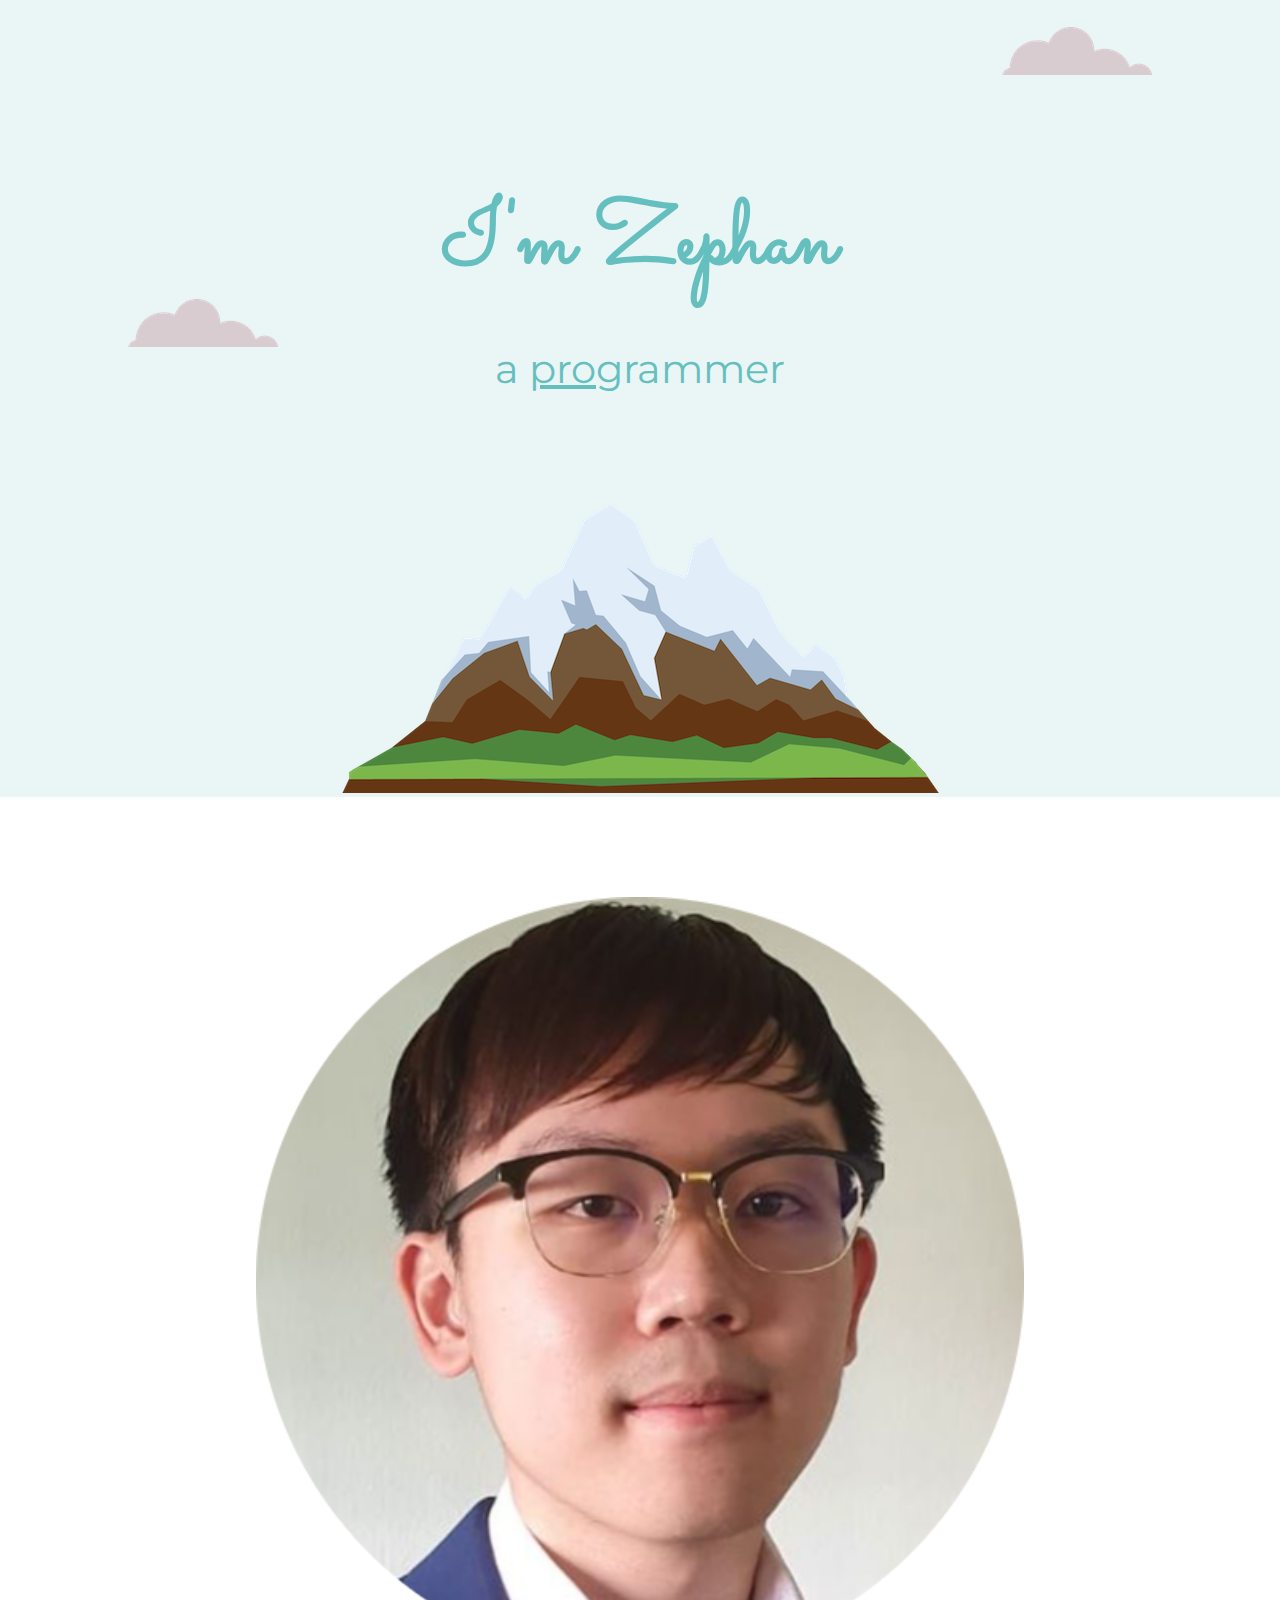
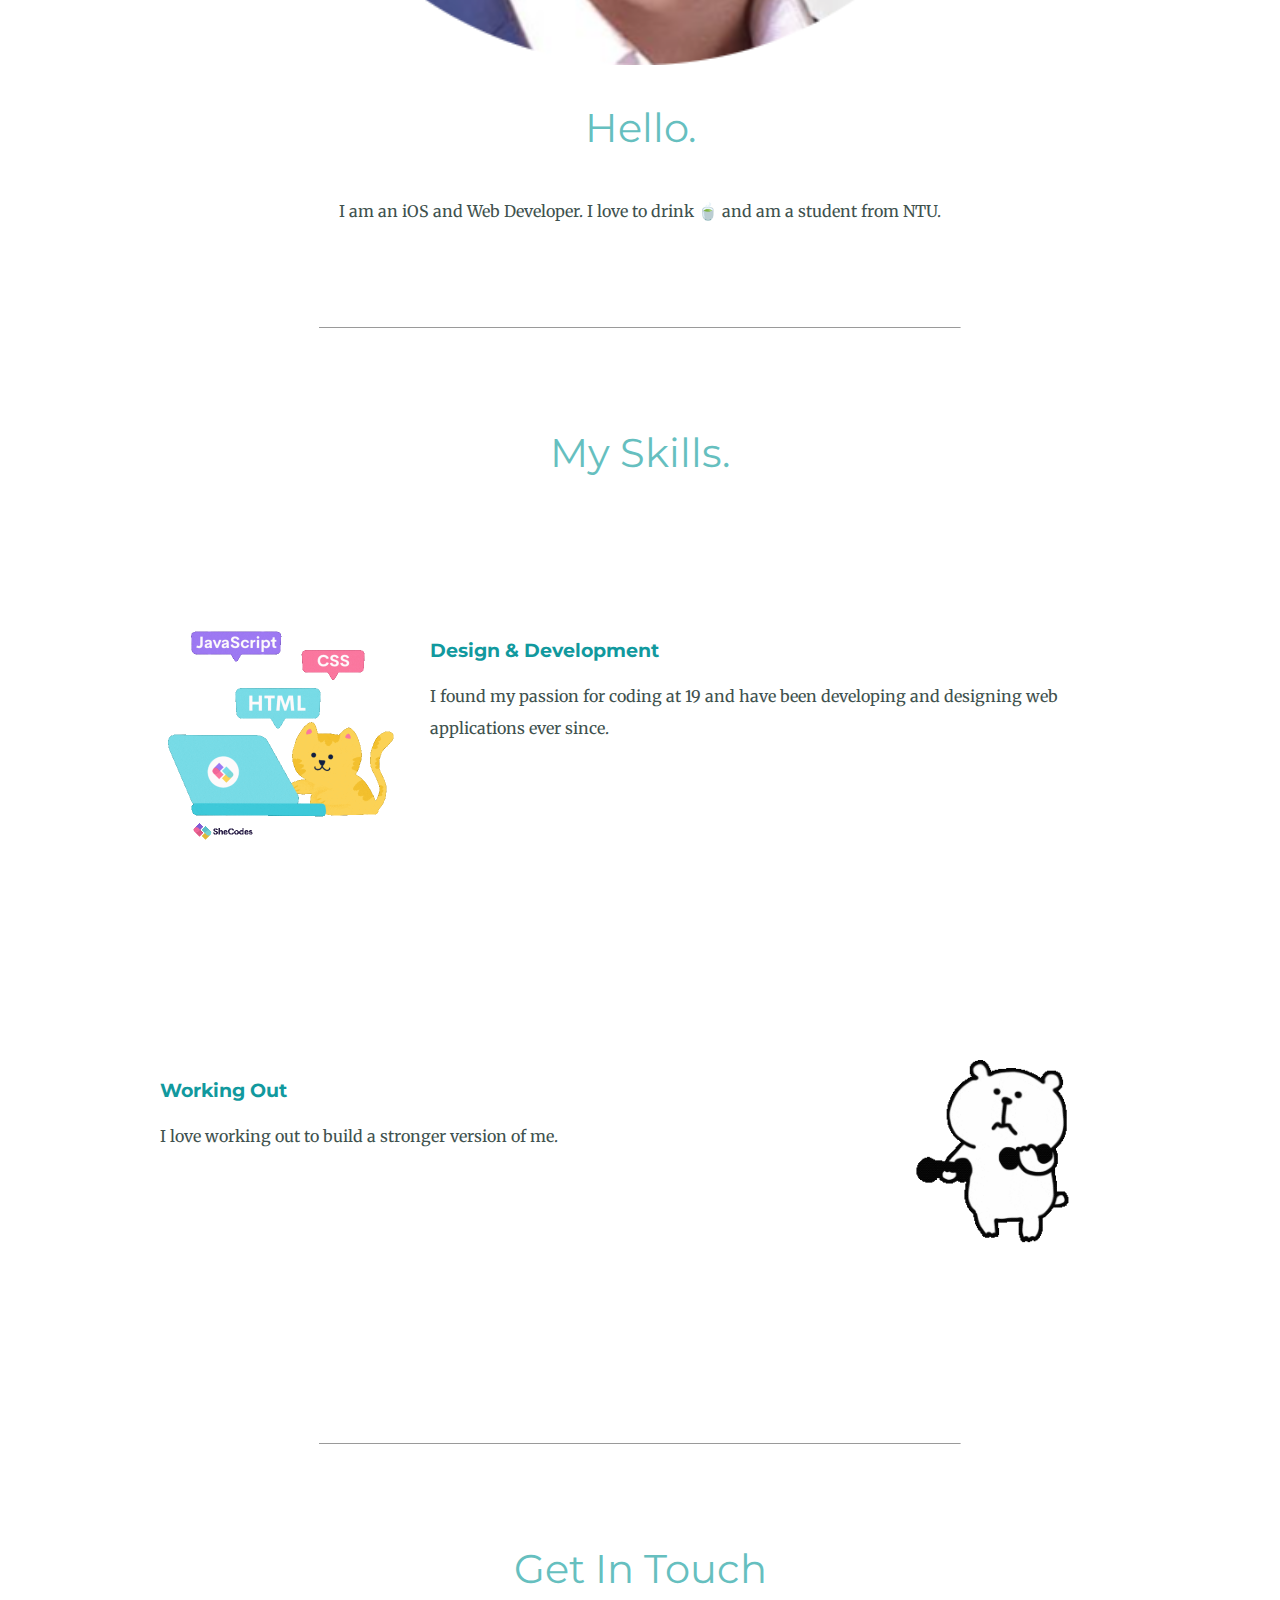
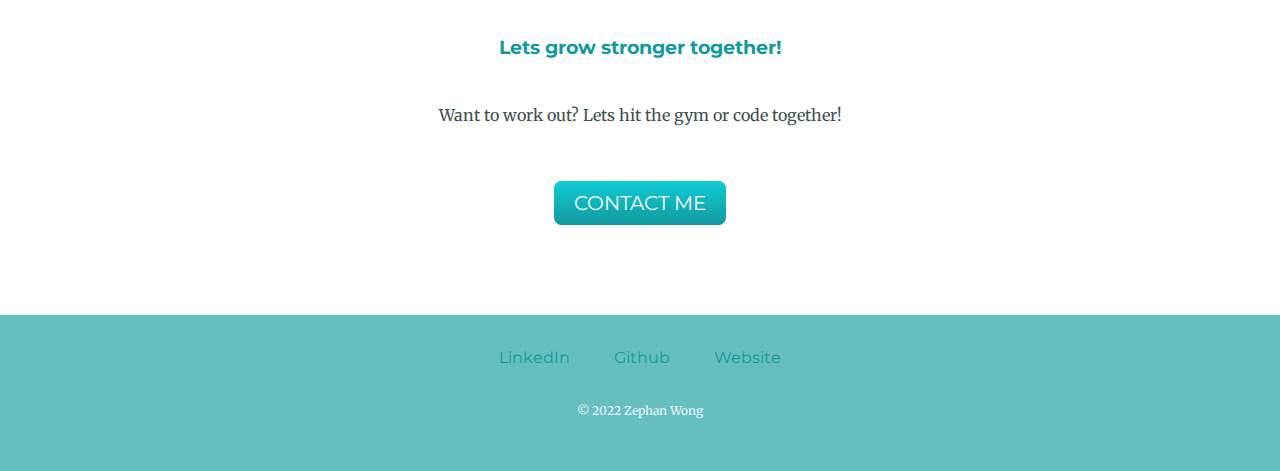
<file: CSS - My Site/index.html>
<!DOCTYPE html>
<html lang="en">
<head>
    <meta charset="UTF-8">
    <meta http-equiv="X-UA-Compatible" content="IE=edge">
    <meta name="viewport" content="width=device-width, initial-scale=1.0">
    <title>Zephan Wong</title>
    <link rel="stylesheet" href="css/styles.css">
    <link rel="icon" href="images/favicon.ico">
    <link rel="preconnect" href="https://fonts.googleapis.com">
<link rel="preconnect" href="https://fonts.gstatic.com" crossorigin>
<link href="https://fonts.googleapis.com/css2?family=Merriweather&family=Montserrat&family=Sacramento&display=swap" rel="stylesheet">
</head>
<div class="top">
    <img class="topCloud" src="images/cloud.png" alt="cloud-img">
    <h1>I'm Zephan</h1>
    <h2 class="header2">a <span class="pro">pro</span>grammer</h2>
    <img class="botCloud" src="images/cloud.png" alt="cloud-img">
    <img src="images/mountain.png" alt="mountain-img">
</div>
<div class="middle-container">
    <div class="profile">
      <img src="images/zephan.png" alt="zephan photo" height="200rem">
      <h2>Hello.</h2>
      <p class="profileDescription">I am an iOS and Web Developer. I love to drink 🍵 and am a student from NTU. </p>
    </div>
    <hr>
    <div class="skills">
      <h2>My Skills.</h2>
      <div class="skill-row">
        <img class="cat" src="images/cat.gif" alt="cat coding">
        <h3>Design & Development</h3>
        <p class="catDescription">I found my passion for coding at 19 and have been developing and designing web applications ever since.</p>
      </div>
      <div class="skill-row">
        <img class="dog" src="images/dog.gif" alt="dog workout">
        <h3>Working Out</h3>
        <p class="dogDescription">I love working out to build a stronger version of me.</p>
      </div>
    </div>
    <hr>
    <div class="contact-me">
      <h2>Get In Touch</h2>
      <h3>Lets grow stronger together!</h3>
      <p class="contactMessage">Want to work out? Lets hit the gym or code together!</p>
      <a class="btn" href="mailto:name@email.com">CONTACT ME</a>
    </div>
  </div>
  
  
  <div class="bottom-container">
    <a class="footer-link" href="https://www.linkedin.com/in/zephanwong">LinkedIn</a>
    <a class="footer-link" href="https://github.com/bickybong">Github</a>
    <a class="footer-link" href="">Website</a>
    <p class="signature">© 2022 Zephan Wong</p>
  </div>
  
</html>
</file>
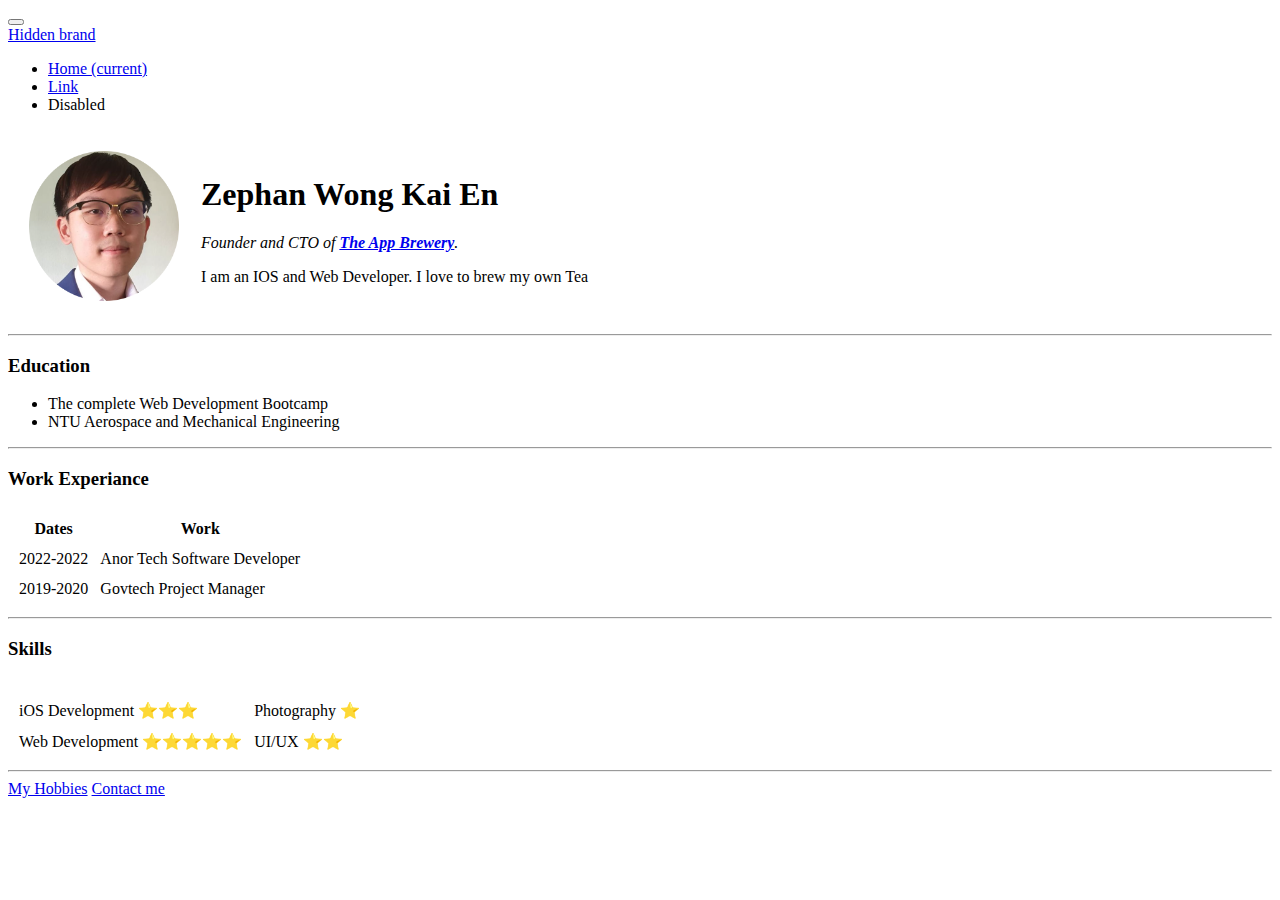
<file: Web dev/HTML Personal Sites/index.html>
<!DOCTYPE html>
<html lang="en">
<head>
    <meta charset="UTF-8"> <!-- UTF8 includes all international symbols -->
    <meta http-equiv="X-UA-Compatible" content="IE=edge">
    <meta name="viewport" content="width=device-width, initial-scale=1.0">
    <title>Zephan's Personal Site</title>
</head>
<body>
    <button class="navbar-toggler" type="button" data-toggle="collapse" data-target="#navbarTogglerDemo01" aria-controls="navbarTogglerDemo01" aria-expanded="false" aria-label="Toggle navigation">
    <span class="navbar-toggler-icon"></span>
  </button>
  <div class="collapse navbar-collapse" id="navbarTogglerDemo01">
    <a class="navbar-brand" href="#">Hidden brand</a>
    <ul class="navbar-nav mr-auto mt-2 mt-lg-0">
      <li class="nav-item active">
        <a class="nav-link" href="#">Home <span class="sr-only">(current)</span></a>
      </li>
      <li class="nav-item">
        <a class="nav-link" href="#">Link</a>
      </li>
      <li class="nav-item">
        <a class="nav-link disabled">Disabled</a>
      </li>
    </ul>
    <table cellspacing="20">
        <tr>
            <td><img src="formal_585x585-modified.png" alt="zephan profile picture" width="150rem"></td>
            <td><h1>Zephan Wong Kai En</h1>
                <p><em>Founder and CTO of <a href="https://appbrewery.com/"><strong>The App Brewery</strong></a>.</em></p>
                <p>I am an IOS and Web Developer. I love to brew my own Tea</p></td>
        </tr>
    </table>
    
    <hr>
    <h3>Education</h3>
    <ul>
        <li>The complete Web Development Bootcamp</li>
        <li>NTU Aerospace and Mechanical Engineering</li>
    </ul>
    <hr>

    <h3>Work Experiance</h3>
    <table cellspacing="10">
        <thead>
            <tr>
                <th>Dates</th>
                <th>Work</th>
            </tr>
        </thead>
        <tr>
             <td>2022-2022</td>
             <td>Anor Tech Software Developer</td>
        </tr>
        <tr>
            <td>2019-2020</td>
            <td>Govtech Project Manager</td>
        </tr>
    </table>
    <hr>
    <h3>Skills</h3>
    <table cellspacing="10">
        <tr>
            <td>
                
            </td>
            <td></td>
        </tr>
        <tr>
            <td>iOS Development ⭐⭐⭐</td>
            <td>Photography ⭐</td>
        </tr>
        <tr>
            <td>Web Development ⭐⭐⭐⭐⭐</td>
            <td>UI/UX ⭐⭐</td>
        </tr>
    </table>

    <hr>
    <a href="hobbies.html">My Hobbies</a>
    <a href="Contact details.html">Contact me</a>
</body>
</html>
</file>
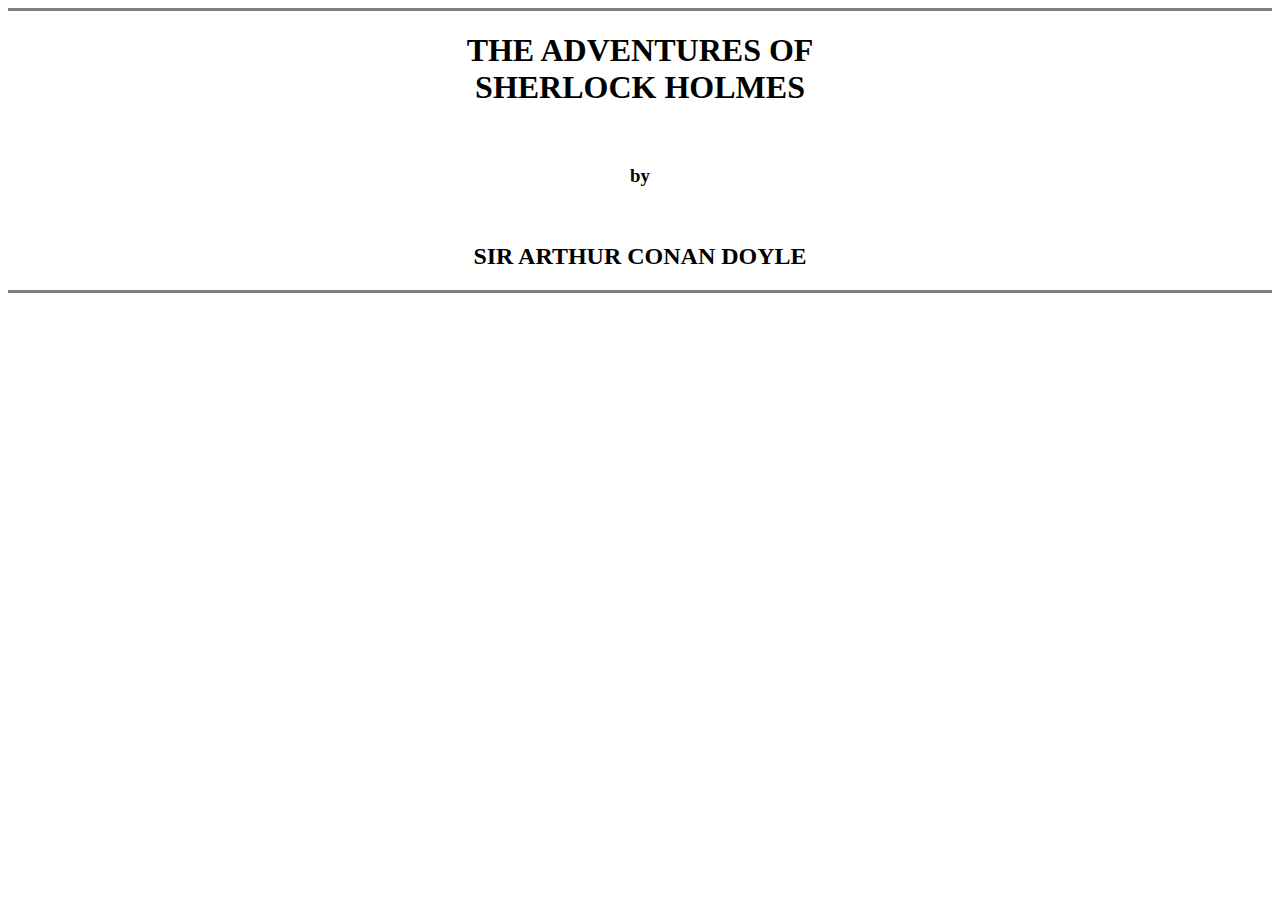
<file: holmes.html>
<!DOCTYPE html>
<html lang="en">
<head>
    <meta charset="UTF-8">
    <meta http-equiv="X-UA-Compatible" content="IE=edge">
    <meta name="viewport" content="width=device-width, initial-scale=1.0">
    <title>Document</title>
</head>
<body>
    <center> <!-- center tag -->
        <hr size="3" noshade=""><!-- Horizontal line -->
        <h1>THE ADVENTURES OF <br>SHERLOCK HOLMES</h1>
        <br><!-- line breaks -->
        <h3>by</h3>
        <br>
        <h2>SIR ARTHUR CONAN DOYLE</h2>
        <hr size="3" noshade="">
    </center>
</html>
</file>
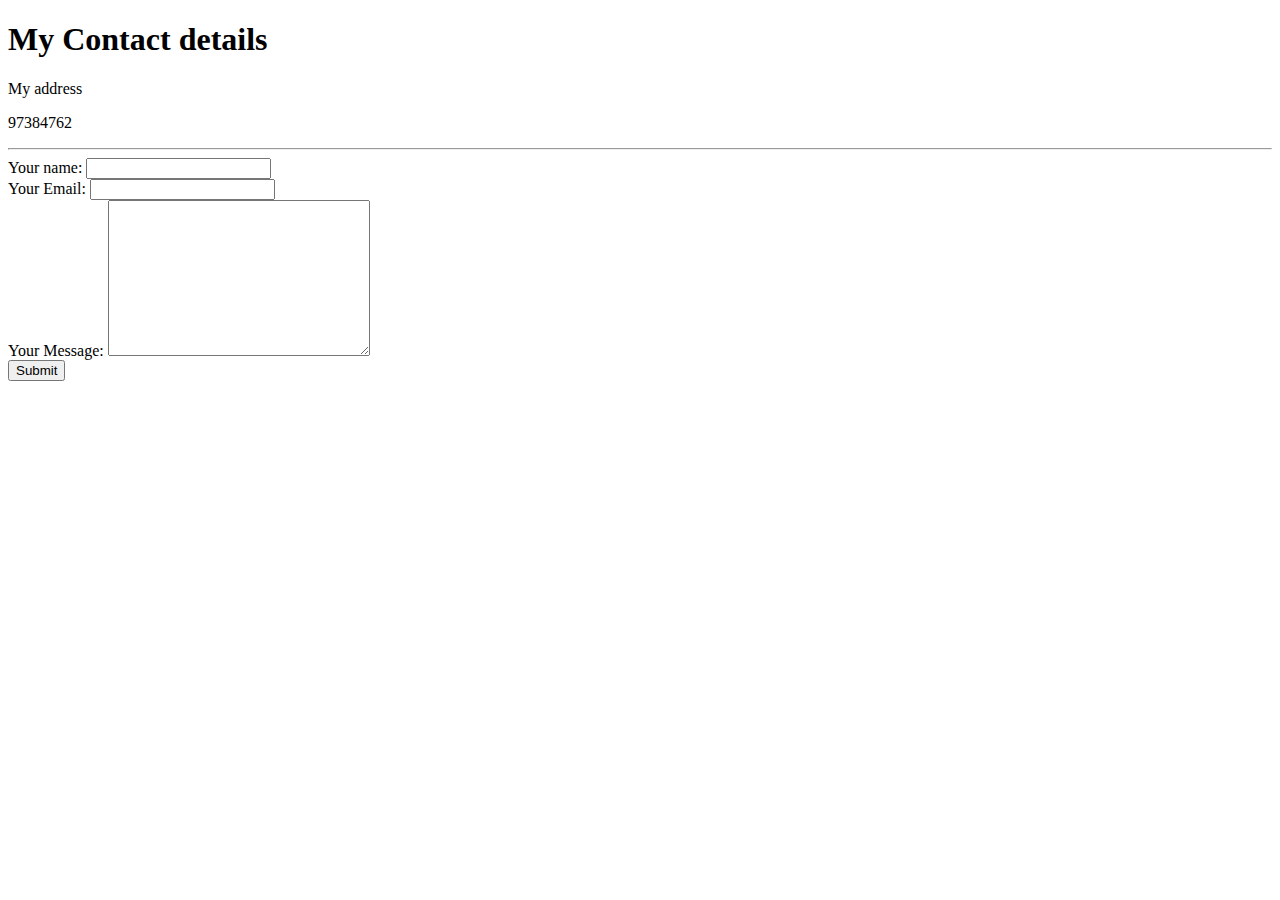
<file: Web dev/HTML Personal Sites/Contact details.html>
<!DOCTYPE html>
<html lang="en">
<head>
    <meta charset="UTF-8">
    <meta http-equiv="X-UA-Compatible" content="IE=edge">
    <meta name="viewport" content="width=device-width, initial-scale=1.0">
    <title>Contact details</title>
</head>
<body>
    <h1>My Contact details</h1>
    <p>My address</p>
    <p>97384762</p>
    <hr>
    <form action="mailto:info@londonappbrewery.com" method="post" enctype="text/plain">
        <label for="">Your name:</label>
        <input type="text" name="yourName" id=""><br>
        <label for="">Your Email: </label>
        <input type="email" name="yourEmail" id=""><br>
        <label for="">Your Message:</label>
        <textarea name="yourMessage" rows="10" cols="30"></textarea><br>
        <input type="submit" name="" id="">
    </form>
</body>
</html>
</file>
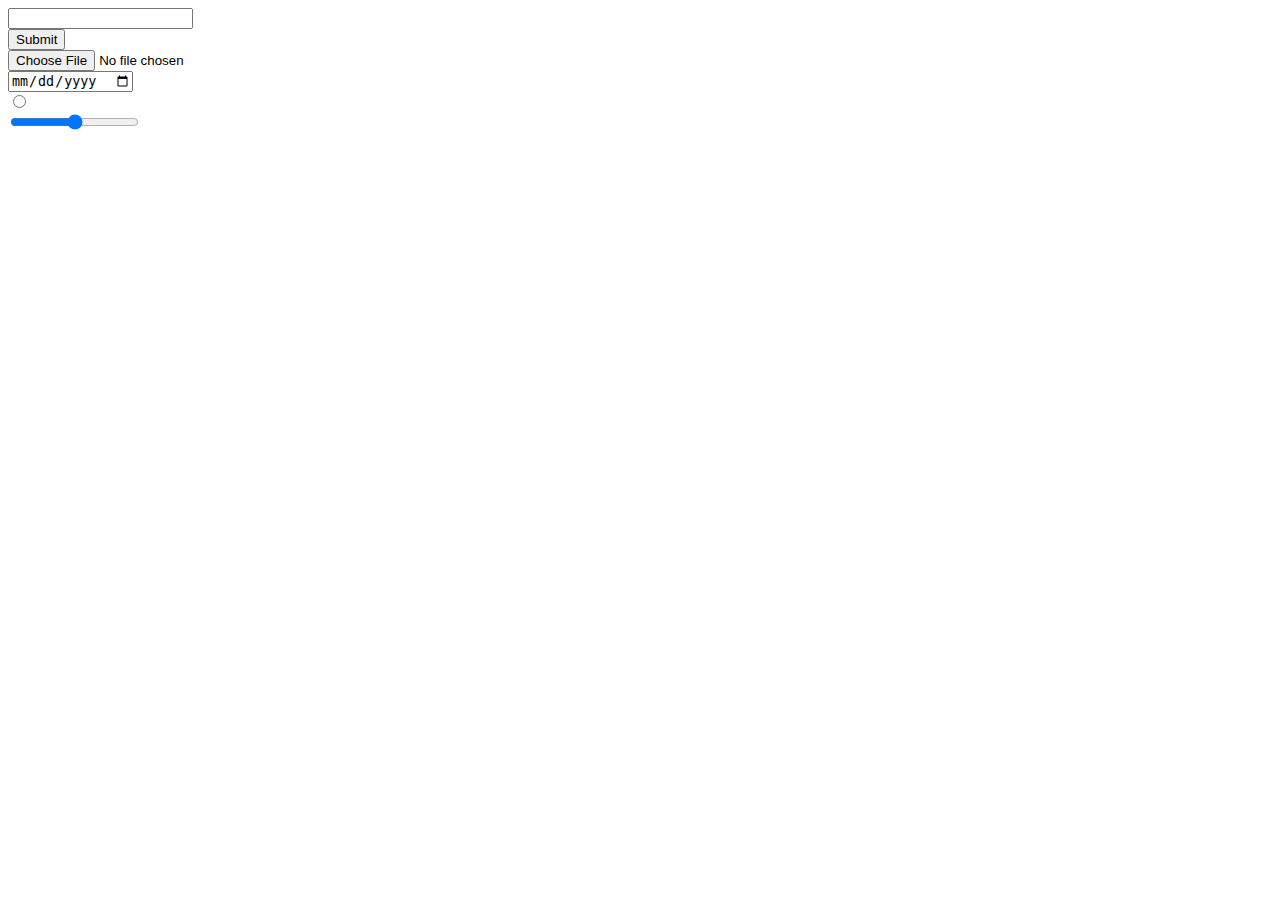
<file: Web dev/HTML Personal Sites/formExercise.html>
<!DOCTYPE html>
<html lang="en">
<head>
    <meta charset="UTF-8">
    <meta http-equiv="X-UA-Compatible" content="IE=edge">
    <meta name="viewport" content="width=device-width, initial-scale=1.0">
    <title>Form exercise</title>
</head>
<body>
    <form action="">
        <input type="text" name="" id=""><br>
        <input type="submit" name="" id=""><br>
        <input type="file" name="" id=""><br>
        <input type="date" name="" id=""><br>
        <input type="radio" name="" id=""><br>
        <input type="range" name="" id="">

    </form>
</body>
</html>
</file>
<file: CSS - My Site/css/styles.css>
body{
    margin: 0;
    text-align: center;
    font-family: 'Merriweather', serif;
    color: #40514E;
}

h1{
    color: #66BFBF;
    margin: 2.6rem auto 0 auto;
    font-family: 'Sacramento', cursive;
    font-size: 5.6rem;  
    line-height: 1.5;
    /* 100% = 16px= 1rem */
}

h2{
    color: #66BFBF;
    font-family: 'Montserrat', sans-serif;
    font-size: 2.5rem;
    font-weight: normal;
    padding-bottom: 10px;
}

h3{
    color: #11999E;
    font-family: 'Montserrat', sans-serif;
}

a{
    color: #11999E;
    font-family: 'Montserrat', sans-serif;
    margin: 20px 20px;
    text-decoration: none;
}

a:hover{
    color: #EAF6F6;
}

p{
    line-height: 2;

}

hr{
    border-style: dashed #EAF6F6 6px;
    border-bottom: none;
    width: 50%;
    margin: 100px auto;
}

.top{
    background-color: #EAF6F6;
    position: relative;
    padding-top: 15vh;
}

.topCloud{
    position: absolute;
    right:10vw;
    top:3vh;
}

.botCloud{
    position: absolute;
    left: 10vw;
    bottom: 50vh;
}

.pro{
    text-decoration: underline;
}

.middle-container{
    margin: 100px auto;
}

.profile img{
    width: 60%;
    height: auto;
}

.profileDescription{
    color: #40514E;
    width: 60%;
    margin: auto;
}

.skill-row{
    display: inline-block;
    width: 75%;
    margin: 100px auto;
    text-align: left;
}

.cat{
    width: 25%;
    float: left;
    margin-right: 30px;
}

.dog{
    width: 25%;
    float: right;
    margin-left: 30px;
}

.btn {
    background: #11cdd4;
    background-image: -webkit-linear-gradient(top, #11cdd4, #11999e);
    background-image: -moz-linear-gradient(top, #11cdd4, #11999e);
    background-image: -ms-linear-gradient(top, #11cdd4, #11999e);
    background-image: -o-linear-gradient(top, #11cdd4, #11999e);
    background-image: linear-gradient(to bottom, #11cdd4, #11999e);
    -webkit-border-radius: 8;
    -moz-border-radius: 8;
    border-radius: 8px;
    font-family: 'Montserrat', sans-serif;
    color: #ffffff;
    font-size: 20px;
    padding: 10px 20px 10px 20px;
    text-decoration: none;
}
  
.btn:hover {
    background: #30e3cb;
    background-image: -webkit-linear-gradient(top, #30e3cb, #2bc4ad);
    background-image: -moz-linear-gradient(top, #30e3cb, #2bc4ad);
    background-image: -ms-linear-gradient(top, #30e3cb, #2bc4ad);
    background-image: -o-linear-gradient(top, #30e3cb, #2bc4ad);
    background-image: linear-gradient(to bottom, #30e3cb, #2bc4ad);
    text-decoration: none;
}

.bottom-container{
    background-color: #66BFBF;
    padding: 2rem 0 1rem;
}

.signature{
    color: #EAF6F6;
    font-size: .75rem;
    padding: 20px;
}

.contactMessage{
    width: 40%;
    margin: 40px auto 60px;
}
</file>
